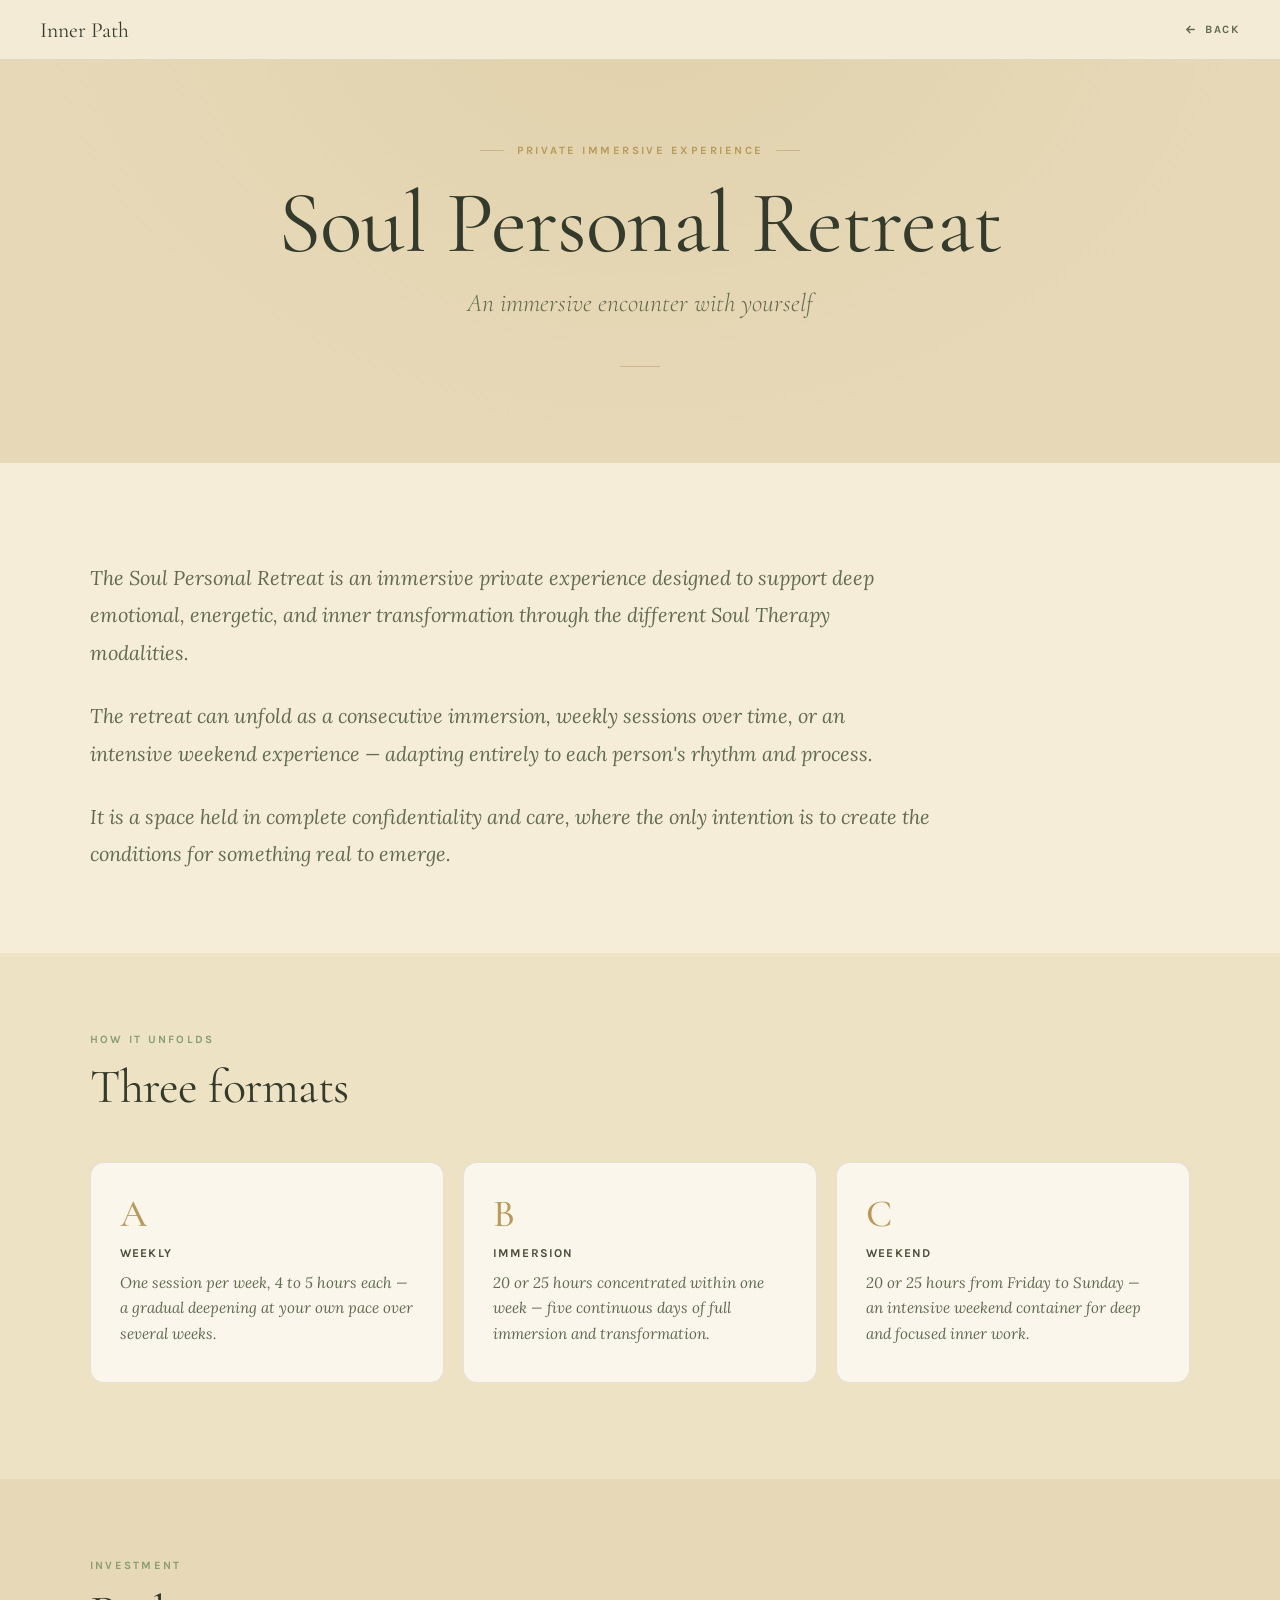
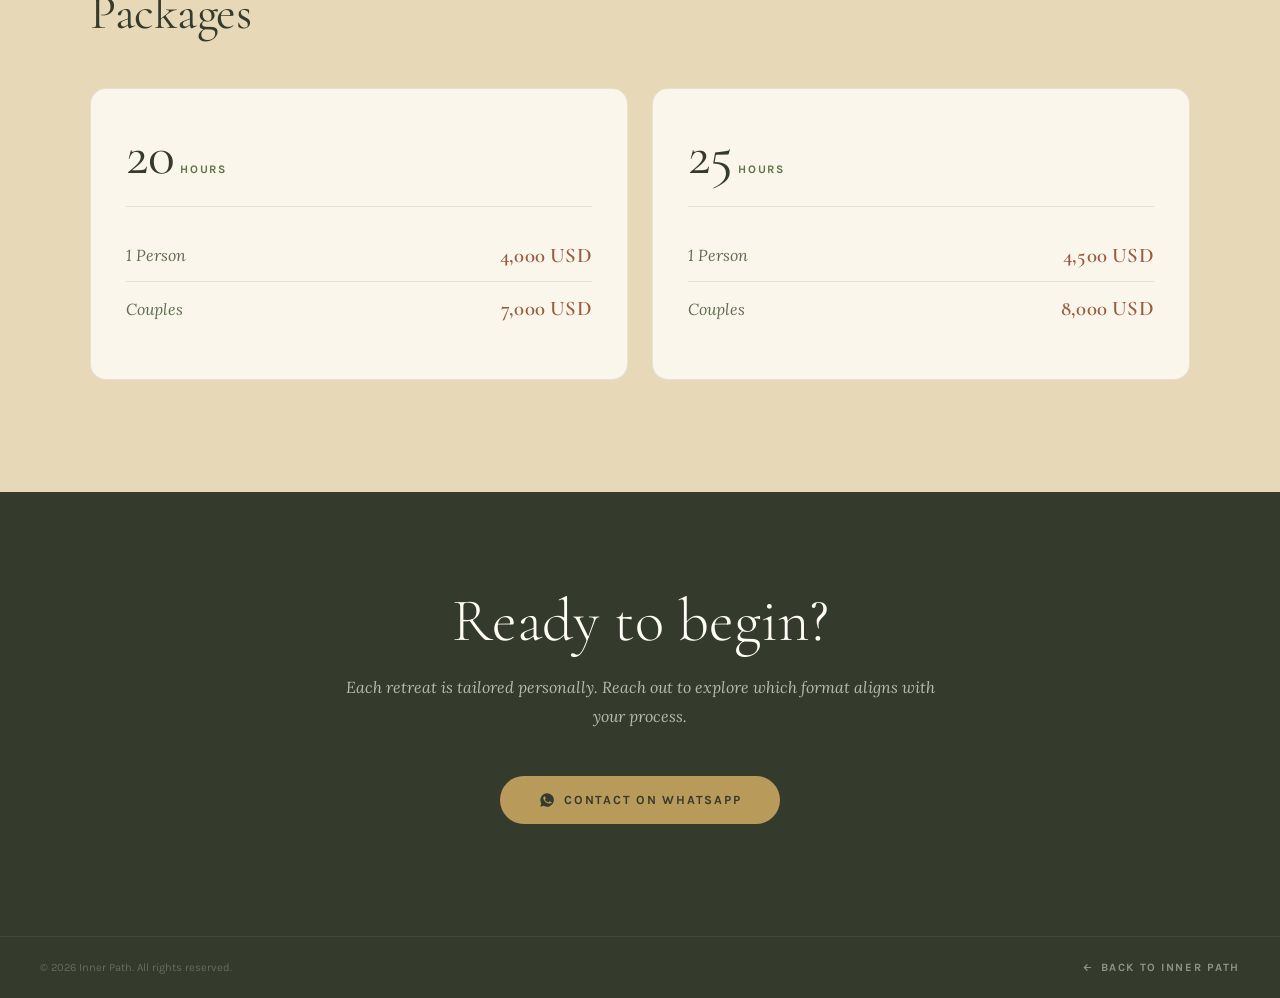
<file: retiro.html>
<!DOCTYPE html>
<html lang="en">
<head>
<meta charset="UTF-8">
<meta name="viewport" content="width=device-width, initial-scale=1.0">
<title>Soul Personal Retreat — Inner Path</title>
<meta name="description" content="An immersive private experience designed to support deep emotional, energetic, and inner transformation through Soul Therapy modalities with Mónica Schekaibán Assad.">
<meta property="og:type"        content="website">
<meta property="og:title"       content="Soul Personal Retreat — Inner Path">
<meta property="og:description" content="A deeply private immersive experience for emotional, energetic and soul transformation. 20 or 25 hours of Soul Therapy.">
<meta property="og:image"       content="https://innerpath.com/images/og-retiro.jpg">
<link rel="canonical"           href="https://innerpath.com/pages/retiro.html">
<link rel="preconnect" href="https://fonts.googleapis.com">
<link rel="preconnect" href="https://fonts.gstatic.com" crossorigin>
<link href="https://fonts.googleapis.com/css2?family=Cormorant+Garamond:ital,wght@0,300;0,400;0,500;0,600;1,300;1,400&family=Lora:ital,wght@0,400;0,500;1,400&family=Karla:wght@400;500;600;700&display=swap" rel="stylesheet">
<style>
*, *::before, *::after { box-sizing: border-box; margin: 0; padding: 0; }
img { display: block; max-width: 100%; }
a   { text-decoration: none; color: inherit; }
ul  { list-style: none; }
button { cursor: pointer; border: none; background: none; font: inherit; color: inherit; }

:root {
  --bg:        #F5EDD8;
  --bg-alt:    #EDE2C4;
  --bg-deep:   #E7D9B8;
  --bg-card:   #FAF6EC;
  --text:      #353B2C;
  --text-mid:  #4A5038;
  --soft:      #626B50;
  --sage:      #8A9E72;
  --sage-dk:   #5E7246;
  --sage-pale: #D4DFC4;
  --terra:     #9A5A3C;
  --terra-dk:  #7E4830;
  --terra-warm:#C4804E;
  --gold:      #B89A5A;
  --gold-pale: #EAD9A8;
  --white:     #FFFDF5;
  --line:      rgba(53,59,44,0.11);
  --disp:      'Cormorant Garamond', Georgia, serif;
  --body:      'Karla', -apple-system, sans-serif;
  --acc:       'Lora', Georgia, serif;
  --ease:      cubic-bezier(0.22, 1, 0.36, 1);
  --mw:        1100px;
}

body {
  background: var(--bg);
  color: var(--text);
  font-family: var(--body);
  -webkit-font-smoothing: antialiased;
}
:focus-visible { outline: 2px solid var(--terra); outline-offset: 3px; border-radius: 2px; }

/* ── Nav simple ── */
.page-nav {
  position: fixed; top: 0; left: 0; right: 0;
  z-index: 100;
  display: flex; align-items: center; justify-content: space-between;
  padding: 0 2.5rem; height: 60px;
  background: rgba(245,237,216,0.92);
  backdrop-filter: blur(12px);
  -webkit-backdrop-filter: blur(12px);
  border-bottom: 1px solid var(--line);
}
.page-nav__logo {
  font-family: var(--disp); font-weight: 400;
  font-size: 1.35rem; color: var(--text);
}
.page-nav__back {
  display: inline-flex; align-items: center; gap: 0.5rem;
  font-family: var(--body); font-size: 0.7rem; font-weight: 700;
  letter-spacing: 0.16em; text-transform: uppercase;
  color: var(--soft);
  transition: color 0.2s var(--ease), gap 0.2s var(--ease);
}
.page-nav__back:hover { color: var(--text); gap: 0.75rem; }

/* ── Hero ── */
.retiro-hero {
  padding: 9rem 1.5rem 6rem;
  background: var(--bg-deep);
  text-align: center;
  position: relative;
  overflow: hidden;
}
.retiro-hero::before {
  content: '';
  position: absolute; inset: 0;
  background: radial-gradient(ellipse at 50% 0%, rgba(184,154,90,0.12) 0%, transparent 70%);
  pointer-events: none;
}
.retiro-hero__inner { max-width: 760px; margin: 0 auto; position: relative; }
.retiro-hero__eyebrow {
  font-family: var(--body); font-size: 0.7rem; font-weight: 700;
  letter-spacing: 0.22em; text-transform: uppercase;
  color: var(--gold); margin-bottom: 1.4rem;
  display: flex; align-items: center; justify-content: center; gap: 0.8rem;
}
.retiro-hero__eyebrow::before, .retiro-hero__eyebrow::after {
  content: ''; width: 24px; height: 1px; background: var(--gold); opacity: 0.5;
}
.retiro-hero h1 {
  font-family: var(--disp); font-weight: 400;
  font-size: clamp(2.8rem, 7vw, 5.5rem);
  line-height: 1.0; color: var(--text);
  letter-spacing: -0.01em; margin-bottom: 1.2rem;
}
.retiro-hero__subtitle {
  font-family: var(--disp); font-style: italic; font-weight: 300;
  font-size: clamp(1.1rem, 2.5vw, 1.6rem);
  color: var(--soft); margin-bottom: 3rem;
}
.retiro-hero__rule { width: 40px; height: 1px; background: var(--gold); opacity: 0.5; margin: 0 auto; }

/* ── Intro ── */
.retiro-intro {
  padding: 6rem 1.5rem 5rem;
  background: var(--bg);
}
.retiro-intro__inner { max-width: var(--mw); margin: 0 auto; }
.retiro-intro p {
  font-family: var(--acc); font-style: italic;
  font-size: clamp(1.05rem, 2vw, 1.25rem);
  line-height: 1.88; color: var(--soft);
  max-width: 70ch; margin-bottom: 1.6rem;
}
.retiro-intro p:last-of-type { margin-bottom: 0; }

/* ── Formats ── */
.retiro-formats {
  padding: 5rem 1.5rem 6rem;
  background: var(--bg-alt);
}
.retiro-formats__inner { max-width: var(--mw); margin: 0 auto; }
.retiro-section__eyebrow {
  font-family: var(--body); font-size: 0.7rem; font-weight: 700;
  letter-spacing: 0.2em; text-transform: uppercase;
  color: var(--sage); margin-bottom: 1rem;
}
.retiro-section__title {
  font-family: var(--disp); font-weight: 400;
  font-size: clamp(1.8rem, 4vw, 3rem);
  color: var(--text); line-height: 1.08;
  letter-spacing: -0.01em; margin-bottom: 3rem;
}
.retiro-formats__grid {
  display: grid; grid-template-columns: repeat(3, 1fr); gap: 1.2rem;
}
@media (max-width: 760px) { .retiro-formats__grid { grid-template-columns: 1fr; } }
.retiro-format {
  background: var(--bg-card); border-radius: 14px;
  padding: 2rem 1.8rem 2.2rem;
  border: 1px solid var(--line);
  transition: box-shadow 0.25s var(--ease), border-color 0.25s var(--ease);
}
.retiro-format:hover { box-shadow: 0 6px 30px -10px rgba(53,59,44,0.18); border-color: var(--sage-pale); }
.retiro-format__letter {
  font-family: var(--disp); font-weight: 500;
  font-size: 2.4rem; color: var(--gold);
  line-height: 1; margin-bottom: 0.8rem;
}
.retiro-format__name {
  font-family: var(--body); font-size: 0.75rem; font-weight: 700;
  letter-spacing: 0.1em; text-transform: uppercase;
  color: var(--text-mid); margin-bottom: 0.6rem;
}
.retiro-format__desc {
  font-family: var(--acc); font-style: italic;
  font-size: 0.95rem; line-height: 1.7; color: var(--soft);
}

/* ── Pricing ── */
.retiro-pricing {
  padding: 5rem 1.5rem 7rem;
  background: var(--bg-deep);
}
.retiro-pricing__inner { max-width: var(--mw); margin: 0 auto; }
.retiro-pricing__grid {
  display: grid; grid-template-columns: 1fr 1fr; gap: 1.5rem;
  margin-top: 3rem;
}
@media (max-width: 620px) { .retiro-pricing__grid { grid-template-columns: 1fr; } }
.retiro-price-card {
  background: var(--bg-card); border-radius: 16px;
  padding: 2.4rem 2.2rem 2.8rem;
  border: 1px solid var(--line);
  transition: box-shadow 0.25s var(--ease);
}
.retiro-price-card:hover { box-shadow: 0 8px 36px -10px rgba(53,59,44,0.2); }
.retiro-price-card__header {
  display: flex; align-items: baseline; gap: 0.4rem;
  padding-bottom: 1.4rem; margin-bottom: 1.4rem;
  border-bottom: 1px solid var(--line);
}
.retiro-price-card__hours {
  font-family: var(--disp); font-weight: 400;
  font-size: 3.5rem; color: var(--text);
  line-height: 1; letter-spacing: -0.02em;
}
.retiro-price-card__label {
  font-family: var(--body); font-size: 0.72rem; font-weight: 700;
  letter-spacing: 0.14em; text-transform: uppercase;
  color: var(--sage-dk);
}
.retiro-price-row {
  display: flex; justify-content: space-between; align-items: center;
  padding: 0.85rem 0; border-bottom: 1px solid var(--line);
}
.retiro-price-row:last-child { border-bottom: none; }
.retiro-price-row__who {
  font-family: var(--acc); font-style: italic;
  font-size: 1rem; color: var(--soft);
}
.retiro-price-row__amount {
  font-family: var(--disp); font-weight: 600;
  font-size: 1.3rem; color: var(--terra);
  letter-spacing: 0.01em;
}

/* ── CTA / Contact ── */
.retiro-cta {
  padding: 6rem 1.5rem 7rem;
  background: var(--text);
  text-align: center;
}
.retiro-cta__inner { max-width: 620px; margin: 0 auto; }
.retiro-cta h2 {
  font-family: var(--disp); font-weight: 300;
  font-size: clamp(2rem, 5vw, 3.8rem);
  color: var(--white); line-height: 1.08; margin-bottom: 1.2rem;
}
.retiro-cta p {
  font-family: var(--acc); font-style: italic;
  font-size: 1rem; line-height: 1.8;
  color: rgba(255,253,245,0.65); margin-bottom: 2.8rem;
}
.retiro-cta__btn {
  display: inline-flex; align-items: center; gap: 0.6rem;
  padding: 1rem 2.4rem;
  background: var(--gold); color: var(--text);
  font-family: var(--body); font-size: 0.78rem; font-weight: 700;
  letter-spacing: 0.14em; text-transform: uppercase;
  border-radius: 999px;
  transition: background 0.2s var(--ease), transform 0.2s var(--ease);
}
.retiro-cta__btn:hover { background: var(--gold-pale); transform: translateY(-2px); }

/* ── Footer mini ── */
.retiro-footer {
  padding: 1.5rem 2.5rem;
  background: var(--text);
  border-top: 1px solid rgba(255,253,245,0.08);
  display: flex; align-items: center; justify-content: space-between;
  flex-wrap: wrap; gap: 0.8rem;
}
.retiro-footer__copy { font-size: 0.7rem; color: rgba(255,253,245,0.25); }
.retiro-footer__back {
  font-family: var(--body); font-size: 0.7rem; font-weight: 700;
  letter-spacing: 0.14em; text-transform: uppercase;
  color: rgba(255,253,245,0.45);
  display: flex; align-items: center; gap: 0.5rem;
  transition: color 0.2s;
}
.retiro-footer__back:hover { color: rgba(255,253,245,0.8); }
</style>
</head>
<body>

<!-- Nav -->
<nav class="page-nav" aria-label="Page navigation">
  <a href="../index.html" class="page-nav__logo">Inner Path</a>
  <a href="../index.html" class="page-nav__back" aria-label="Back to home">
    <svg width="13" height="13" viewBox="0 0 24 24" fill="none" stroke="currentColor" stroke-width="2.5" stroke-linecap="round"><path d="M19 12H5M11 6l-6 6 6 6"/></svg>
    Back
  </a>
</nav>

<main id="main-content">

  <!-- Hero -->
  <section class="retiro-hero" aria-labelledby="retiro-title">
    <div class="retiro-hero__inner">
      <p class="retiro-hero__eyebrow">Private immersive experience</p>
      <h1 id="retiro-title">Soul Personal Retreat</h1>
      <p class="retiro-hero__subtitle">An immersive encounter with yourself</p>
      <div class="retiro-hero__rule" aria-hidden="true"></div>
    </div>
  </section>

  <!-- Intro -->
  <section class="retiro-intro" aria-label="About the retreat">
    <div class="retiro-intro__inner">
      <p>The Soul Personal Retreat is an immersive private experience designed to support deep emotional, energetic, and inner transformation through the different Soul Therapy modalities.</p>
      <p>The retreat can unfold as a consecutive immersion, weekly sessions over time, or an intensive weekend experience — adapting entirely to each person's rhythm and process.</p>
      <p>It is a space held in complete confidentiality and care, where the only intention is to create the conditions for something real to emerge.</p>
    </div>
  </section>

  <!-- Formats -->
  <section class="retiro-formats" aria-labelledby="formats-title">
    <div class="retiro-formats__inner">
      <p class="retiro-section__eyebrow">How it unfolds</p>
      <h2 class="retiro-section__title" id="formats-title">Three formats</h2>
      <div class="retiro-formats__grid">

        <div class="retiro-format">
          <div class="retiro-format__letter">A</div>
          <div class="retiro-format__name">Weekly</div>
          <p class="retiro-format__desc">One session per week, 4 to 5 hours each — a gradual deepening at your own pace over several weeks.</p>
        </div>

        <div class="retiro-format">
          <div class="retiro-format__letter">B</div>
          <div class="retiro-format__name">Immersion</div>
          <p class="retiro-format__desc">20 or 25 hours concentrated within one week — five continuous days of full immersion and transformation.</p>
        </div>

        <div class="retiro-format">
          <div class="retiro-format__letter">C</div>
          <div class="retiro-format__name">Weekend</div>
          <p class="retiro-format__desc">20 or 25 hours from Friday to Sunday — an intensive weekend container for deep and focused inner work.</p>
        </div>

      </div>
    </div>
  </section>

  <!-- Pricing -->
  <section class="retiro-pricing" aria-labelledby="pricing-title">
    <div class="retiro-pricing__inner">
      <p class="retiro-section__eyebrow">Investment</p>
      <h2 class="retiro-section__title" id="pricing-title">Packages</h2>
      <div class="retiro-pricing__grid">

        <div class="retiro-price-card">
          <div class="retiro-price-card__header">
            <span class="retiro-price-card__hours">20</span>
            <span class="retiro-price-card__label">Hours</span>
          </div>
          <div class="retiro-price-row">
            <span class="retiro-price-row__who">1 Person</span>
            <span class="retiro-price-row__amount">4,000 USD</span>
          </div>
          <div class="retiro-price-row">
            <span class="retiro-price-row__who">Couples</span>
            <span class="retiro-price-row__amount">7,000 USD</span>
          </div>
        </div>

        <div class="retiro-price-card">
          <div class="retiro-price-card__header">
            <span class="retiro-price-card__hours">25</span>
            <span class="retiro-price-card__label">Hours</span>
          </div>
          <div class="retiro-price-row">
            <span class="retiro-price-row__who">1 Person</span>
            <span class="retiro-price-row__amount">4,500 USD</span>
          </div>
          <div class="retiro-price-row">
            <span class="retiro-price-row__who">Couples</span>
            <span class="retiro-price-row__amount">8,000 USD</span>
          </div>
        </div>

      </div>
    </div>
  </section>

  <!-- CTA -->
  <section class="retiro-cta" aria-label="Contact and booking">
    <div class="retiro-cta__inner">
      <h2>Ready to begin?</h2>
      <p>Each retreat is tailored personally. Reach out to explore which format aligns with your process.</p>
      <a href="https://wa.me/525551063488" class="retiro-cta__btn" target="_blank" rel="noopener" aria-label="Contact via WhatsApp to book a Soul Personal Retreat">
        <svg width="16" height="16" viewBox="0 0 24 24" fill="currentColor" aria-hidden="true">
          <path d="M12 2a10 10 0 00-8.6 15L2 22l5.2-1.4A10 10 0 1012 2zm5.7 14.2c-.2.6-1.3 1.2-1.8 1.2-.5.1-1 .1-1.7-.1-.4-.1-1-.3-1.6-.6-2.9-1.2-4.7-4.2-4.9-4.4-.1-.2-1.2-1.6-1.2-3 0-1.4.7-2.1 1-2.4.2-.3.5-.3.7-.3h.5c.2 0 .4 0 .6.5.2.6.7 1.9.8 2 .1.2.1.4 0 .6-.1.2-.2.3-.4.5-.2.2-.4.4-.5.6-.2.2-.4.4-.2.7.2.3.9 1.5 2 2.4 1.3 1.2 2.4 1.6 2.8 1.7.3.1.5.1.7-.1.2-.2.8-.9 1-1.2.2-.3.5-.3.8-.2.3.1 1.8.9 2.1 1 .3.2.5.2.6.3.1.2.1.8-.1 1.4z"/>
        </svg>
        Contact on WhatsApp
      </a>
    </div>
  </section>

</main>

<!-- Footer mini -->
<footer class="retiro-footer" aria-label="Page footer">
  <p class="retiro-footer__copy">&copy; <span id="yr"></span> Inner Path. All rights reserved.</p>
  <a href="../index.html" class="retiro-footer__back">
    <svg width="11" height="11" viewBox="0 0 24 24" fill="none" stroke="currentColor" stroke-width="2.5" stroke-linecap="round"><path d="M19 12H5M11 6l-6 6 6 6"/></svg>
    Back to Inner Path
  </a>
</footer>

<script>
document.getElementById('yr').textContent = new Date().getFullYear();
</script>
</body>
</html>
</file>
